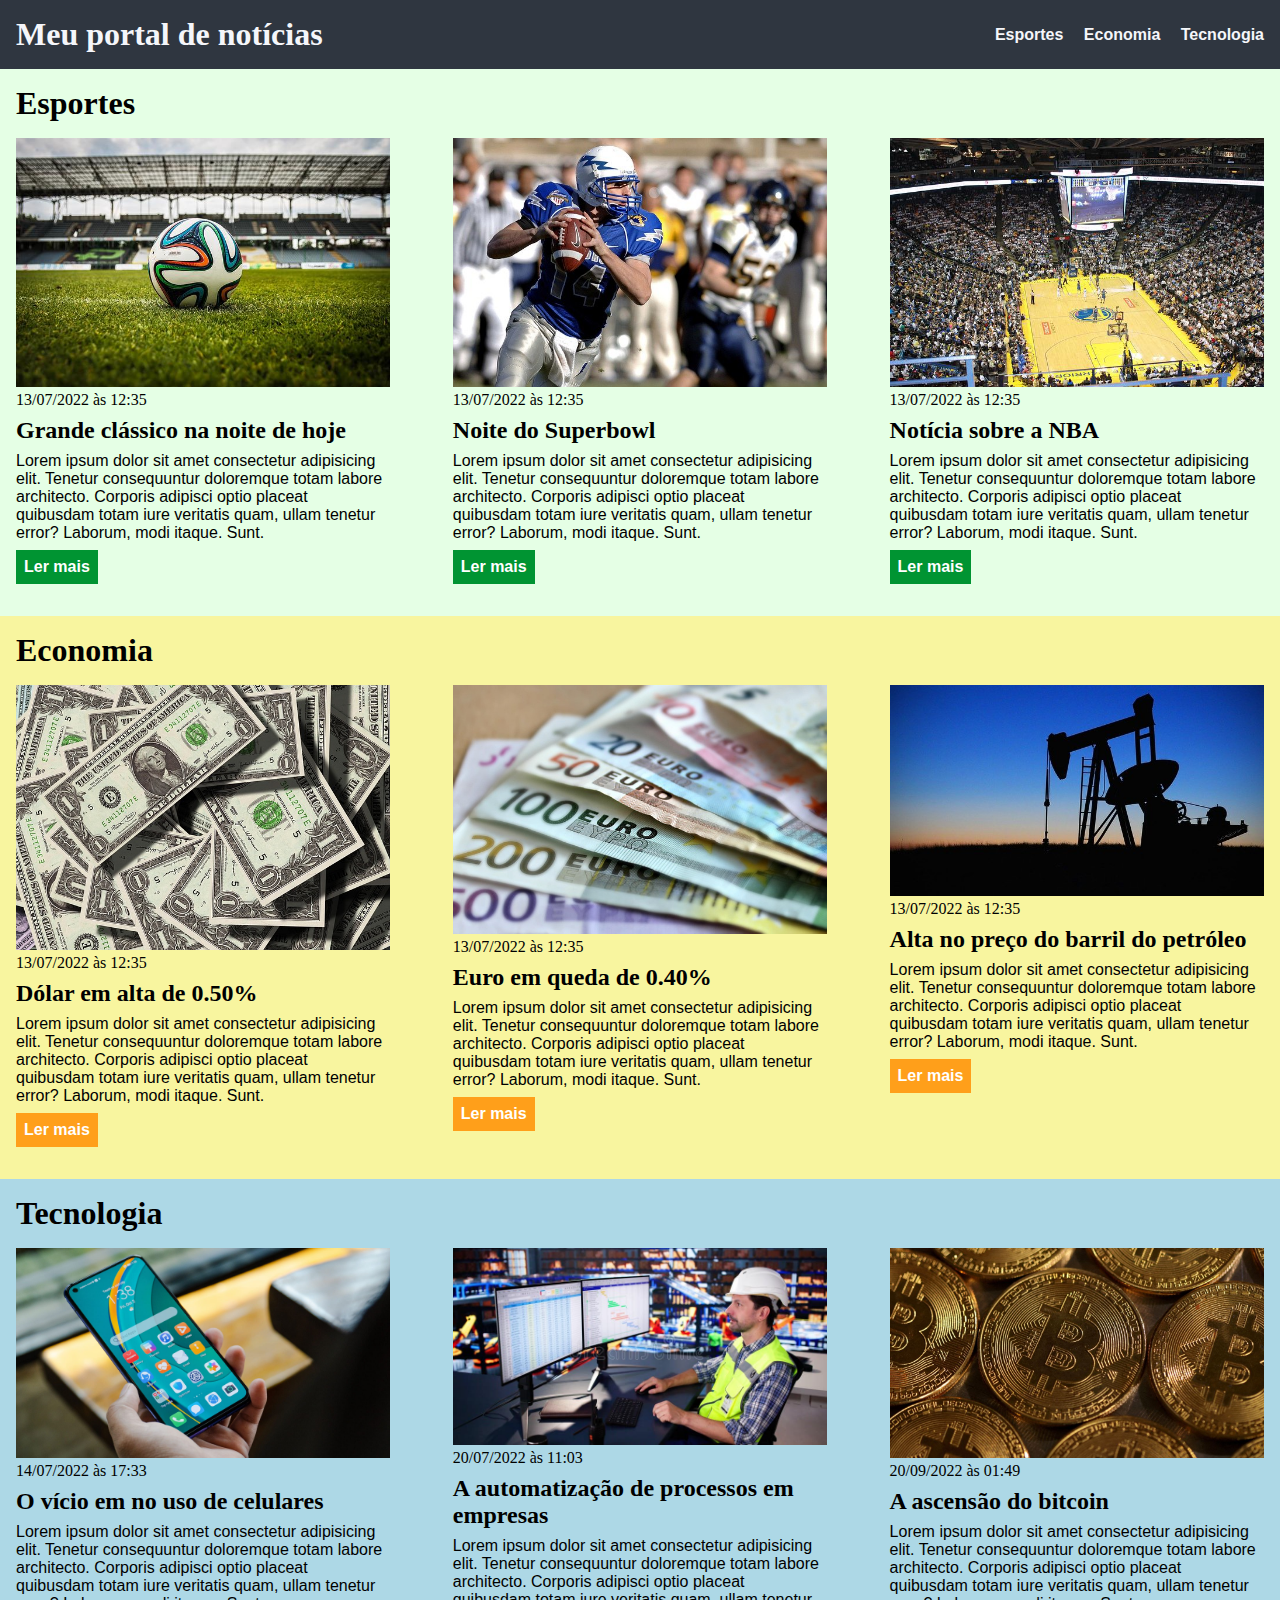
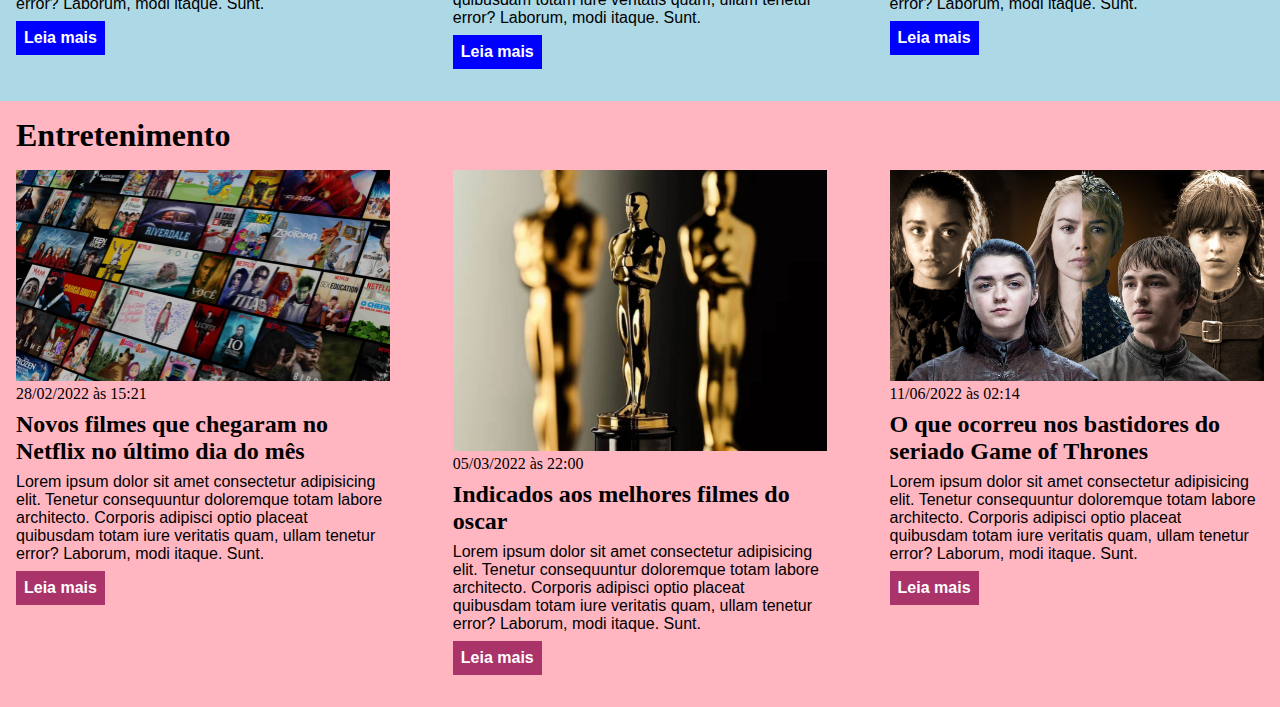
<file: css/index.html>
<!DOCTYPE html>
<html lang="pt-BR">
  <head>
      <meta charset="UTF-8">
      <meta http-equiv="X-UA-Compatible" content="IE=edge">
      <meta name="viewport" content="width=device-width, initial-scale=1.0">
      <title>Meu portal de notícias</title>
      <link rel="stylesheet" href="./main.css" />
  </head>
  <body>
    <header>
      <div class="container">
        <h1>Meu portal de notícias</h1>
        <nav>
          <ul>
            <li>
              <a href="#sports" title="Ir para a seção de esportes">Esportes</a>
            </li>
            <li>
              <a href="#economy" title="Ir para a seção de notícias">Economia</a>
            </li>
            <li>
              <a href="#technology" title="Ir para a seção de tecnologia">Tecnologia</a>
            </li>
            </li>
          </ul>
        </nav>
      </div>
    </header>
    <section id="sports">
      <div class="container"> 
        <h2>Esportes</h2>
        <div class="articles">
          <article>
            <img src="./imagens/futebol.jpg" alt="Bola de futebol no gramado" />
            <header>
              <time class="creation-date">13/07/2022 às 12:35</time>
            </header>
            <h3>Grande clássico na noite de hoje</h3>
            <p>
              Lorem ipsum dolor sit amet consectetur adipisicing elit. Tenetur consequuntur doloremque totam labore architecto. Corporis adipisci optio placeat quibusdam totam iure veritatis quam, ullam tenetur error? Laborum, modi itaque. Sunt.
            </p>
            <a href="#" title="Leia a notícia completa">Ler mais</a>
          </article>
          <article>
            <img src="./imagens/futebol-americano.jpg" alt="Jogador de futebol americano correndo com a bola na mão" />
            <header>
              <time>13/07/2022 às 12:35</time>
            </header>
            <h3>Noite do Superbowl</h3>
            <p>
              Lorem ipsum dolor sit amet consectetur adipisicing elit. Tenetur consequuntur doloremque totam labore architecto. Corporis adipisci optio placeat quibusdam totam iure veritatis quam, ullam tenetur error? Laborum, modi itaque. Sunt.
            </p>
            <a href="#" title="Leia a notícia completa">Ler mais</a>
          </article>
          <article>
            <img src="./imagens/basquete.jpg" title="Vista aérea de uma quadra de basquete" />
            <header>
              <time>13/07/2022 às 12:35</time>
            </header>
            <h3>Notícia sobre a NBA</h3>
            <p>
              Lorem ipsum dolor sit amet consectetur adipisicing elit. Tenetur consequuntur doloremque totam labore architecto. Corporis adipisci optio placeat quibusdam totam iure veritatis quam, ullam tenetur error? Laborum, modi itaque. Sunt.
            </p>
            <a href="#" title="Leia a notícia completa">Ler mais</a>
          </article>
        </div>   
      </div>
    </section>
      <section id="economy">
        <div class="container">
          <h2>Economia</h2>
          <div class="articles">
            <article>
              <img src="./imagens/dolares.jpg" alt="Muitos dólares" />
              <header>
                <time>13/07/2022 às 12:35</time>
              </header>
              <h3>Dólar em alta de 0.50%</h3>
              <p>
                Lorem ipsum dolor sit amet consectetur adipisicing elit. Tenetur consequuntur doloremque totam labore architecto. Corporis adipisci optio placeat quibusdam totam iure veritatis quam, ullam tenetur error? Laborum, modi itaque. Sunt.
              </p>
              <a href="#" title="Leia a notícia completa">Ler mais</a>
            </article>
            <article>
              <img src="./imagens/euro.jpg" alt="Várias notas de euro" />
              <header>
                <time>13/07/2022 às 12:35</time>
              </header>
              <h3>Euro em queda de 0.40%</h3>
              <p>
                Lorem ipsum dolor sit amet consectetur adipisicing elit. Tenetur consequuntur doloremque totam labore architecto. Corporis adipisci optio placeat quibusdam totam iure veritatis quam, ullam tenetur error? Laborum, modi itaque. Sunt.
              </p>
              <a href="#" title="Leia a notícia completa">Ler mais</a>
            </article>
            <article>
              <img src="./imagens/petroleo.jpg" alt="Extração de petróleo" />
              <header>
                <time>13/07/2022 às 12:35</time>
              </header>
              <h3>Alta no preço do barril do petróleo</h3>
              <p>
                Lorem ipsum dolor sit amet consectetur adipisicing elit. Tenetur consequuntur doloremque totam labore architecto. Corporis adipisci optio placeat quibusdam totam iure veritatis quam, ullam tenetur error? Laborum, modi itaque. Sunt.
              </p>
              <a href="#" title="Leia a notícia completa">Ler mais</a>
            </article>
          </div>
       </div>
      </section>
      <section id="technology">
			  <div class="container">
				  <h2>Tecnologia</h2>
          <div class="articles">
            <article>
              <img src="./imagens/smartphone.jpg" alt="Celular em uma mão" />
              <header>
                <time class="creation-date">14/07/2022 às 17:33</time>
              </header>
              <h3>O vício em no uso de celulares</h3>
              <p>
                Lorem ipsum dolor sit amet consectetur adipisicing elit. Tenetur consequuntur doloremque totam labore architecto. Corporis adipisci optio placeat quibusdam totam iure veritatis quam, ullam tenetur error? Laborum, modi itaque. Sunt.
              </p>
              <a href="#" title="Leia a notícia completa">Leia mais</a>
            </article>
            <article>
              <img src="./imagens/computer.jpg" alt="Homem utilizando um computador" />
              <header>
                <time class="creation-date">20/07/2022 às 11:03</time>
              </header>
              <h3>A automatização de processos em empresas</h3>
              <p>
                Lorem ipsum dolor sit amet consectetur adipisicing elit. Tenetur consequuntur doloremque totam labore architecto. Corporis adipisci optio placeat quibusdam totam iure veritatis quam, ullam tenetur error? Laborum, modi itaque. Sunt.
              </p>
              <a href="#" title="Leia a notícia completa">Leia mais</a>
            </article>
            <article>
              <img src="./imagens/bitcoin.jpg" alt="Moedas de bitcoin" />
              <header>
                <time class="creation-date">20/09/2022 às 01:49</time>
              </header>
              <h3>A ascensão do bitcoin</h3>
              <p>
                Lorem ipsum dolor sit amet consectetur adipisicing elit. Tenetur consequuntur doloremque totam labore architecto. Corporis adipisci optio placeat quibusdam totam iure veritatis quam, ullam tenetur error? Laborum, modi itaque. Sunt.
              </p>
              <a href="#" title="Leia a notícia completa">Leia mais</a>
            </article>
          </div>
        </div>
      </section>
      <section id="entertainment">
			  <div class="container">
				  <h2>Entretenimento</h2>
          <div class="articles">
            <article>
              <img src="./imagens/netflix.jpg" alt="Grade de filmes da Netflix" />
              <header>
                <time class="creation-date">28/02/2022 às 15:21</time>
              </header>
              <h3>Novos filmes que chegaram no Netflix no último dia do mês</h3>
              <p>
                Lorem ipsum dolor sit amet consectetur adipisicing elit. Tenetur consequuntur doloremque totam labore architecto. Corporis adipisci optio placeat quibusdam totam iure veritatis quam, ullam tenetur error? Laborum, modi itaque. Sunt.
              </p>
              <a href="#" title="Leia a notícia completa">Leia mais</a>
            </article>
            <article>
              <img src="./imagens/oscar.jpg" alt="Três estátuas do prêmio do oscar" />
              <header>
                <time class="creation-date">05/03/2022 às 22:00</time>
              </header>
              <h3>Indicados aos melhores filmes do oscar</h3>
              <p>
                Lorem ipsum dolor sit amet consectetur adipisicing elit. Tenetur consequuntur doloremque totam labore architecto. Corporis adipisci optio placeat quibusdam totam iure veritatis quam, ullam tenetur error? Laborum, modi itaque. Sunt.
              </p>
              <a href="#" title="Leia a notícia completa">Leia mais</a>
            </article>
            <article>
              <img src="./imagens/gameofthrones.jpg" alt="Elenco de Game of Thrones" />
              <header>
                <time class="creation-date">11/06/2022 às 02:14</time>
              </header>
              <h3>O que ocorreu nos bastidores do seriado Game of Thrones</h3>
              <p>
                Lorem ipsum dolor sit amet consectetur adipisicing elit. Tenetur consequuntur doloremque totam labore architecto. Corporis adipisci optio placeat quibusdam totam iure veritatis quam, ullam tenetur error? Laborum, modi itaque. Sunt.
              </p>
              <a href="#" title="Leia a notícia completa">Leia mais</a>
            </article>
          </div>
        </div>
      </section>
    </body>
</html>
</file>
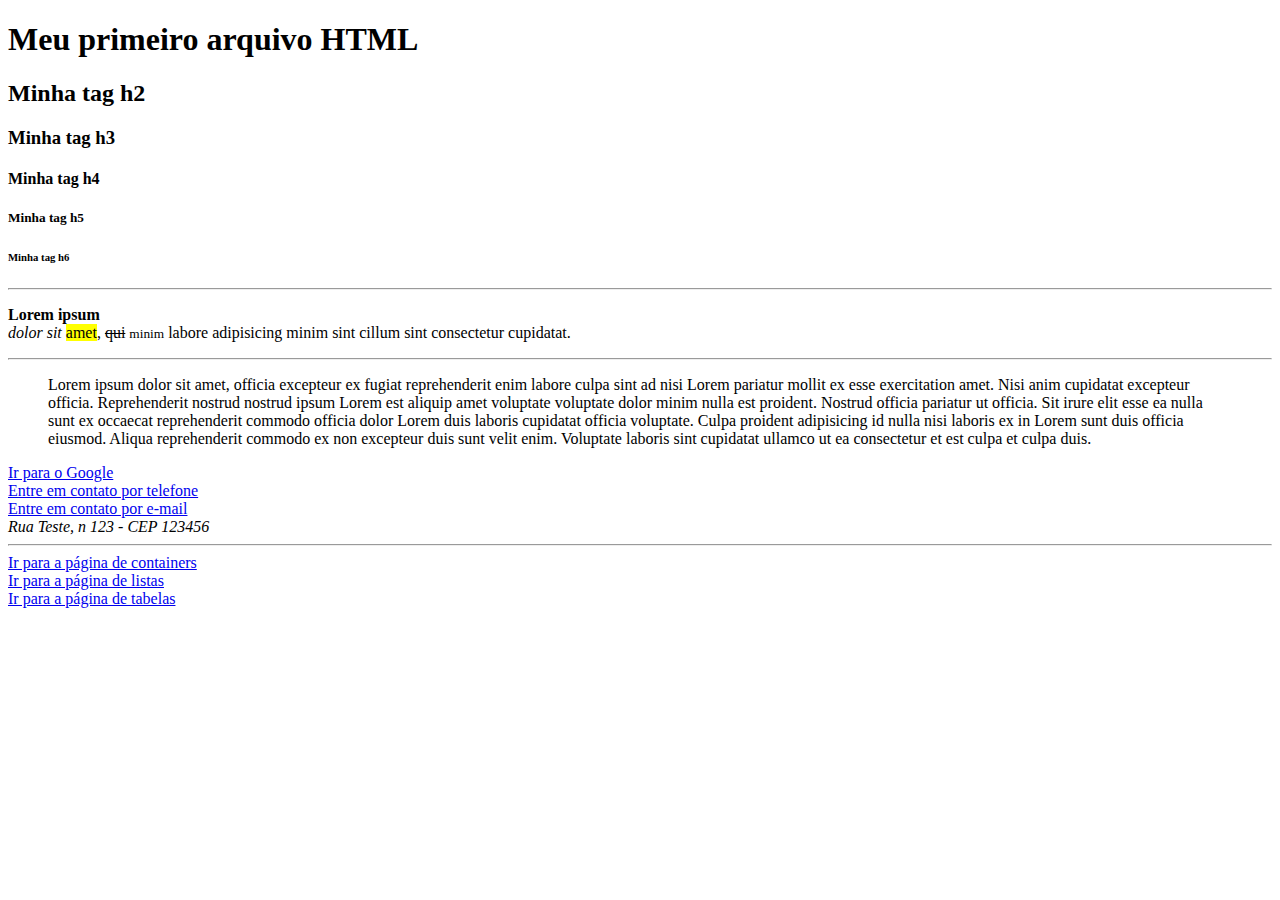
<file: html/index.html>
<!DOCTYPE html>
<html lang="en">
  <head>
    <meta charset="UTF-8">
    <meta name="viewport" content="width=device-width, initial-scale=1">
    <title>Meu primeiro HTML</title>
  </head>
  <body>
    <h1>Meu primeiro arquivo HTML</h1>
    <h2>Minha tag h2</h2>
    <h3>Minha tag h3</h3>
    <h4>Minha tag h4</h4>
    <h5>Minha tag h5</h5>
    <h6>Minha tag h6</h6>
    <hr />
    <p>
      <b>Lorem</b> <strong>ipsum</strong> <br /> <i>dolor</i> <em>sit</em> <mark>amet</mark>, <del>qui</del> <small>minim</small> <span>labore</span> adipisicing minim sint cillum sint consectetur cupidatat.
    </p>
    <hr />
    <blockquote>
      Lorem ipsum dolor sit amet, officia excepteur ex fugiat reprehenderit enim labore culpa sint ad nisi Lorem pariatur mollit ex esse exercitation amet. Nisi anim cupidatat excepteur officia. Reprehenderit nostrud nostrud ipsum Lorem est aliquip amet voluptate voluptate dolor minim nulla est proident. Nostrud officia pariatur ut officia. Sit irure elit esse ea nulla sunt ex occaecat reprehenderit commodo officia dolor Lorem duis laboris cupidatat officia voluptate. Culpa proident adipisicing id nulla nisi laboris ex in Lorem sunt duis officia eiusmod. Aliqua reprehenderit commodo ex non excepteur duis sunt velit enim. Voluptate laboris sint cupidatat ullamco ut ea consectetur et est culpa et culpa duis.
    </blockquote>
    <a href="https://google.com" title="Ir para o site Google">Ir para o Google</a> <br />
    <a href="tel:113333">Entre em contato por telefone</a> <br/>
    <a href="mailto:teste@teste.com">Entre em contato por e-mail</a>
    <address>Rua Teste, n 123 - CEP 123456</address>
    <hr />
    <a href="./containers.html">Ir para a página de containers</a> <br />
    <a href="./listas.html">Ir para a página de listas</a> <br />
    <a href="./tabelas.html">Ir para a página de tabelas</a>
 </body>
</html>
</file>
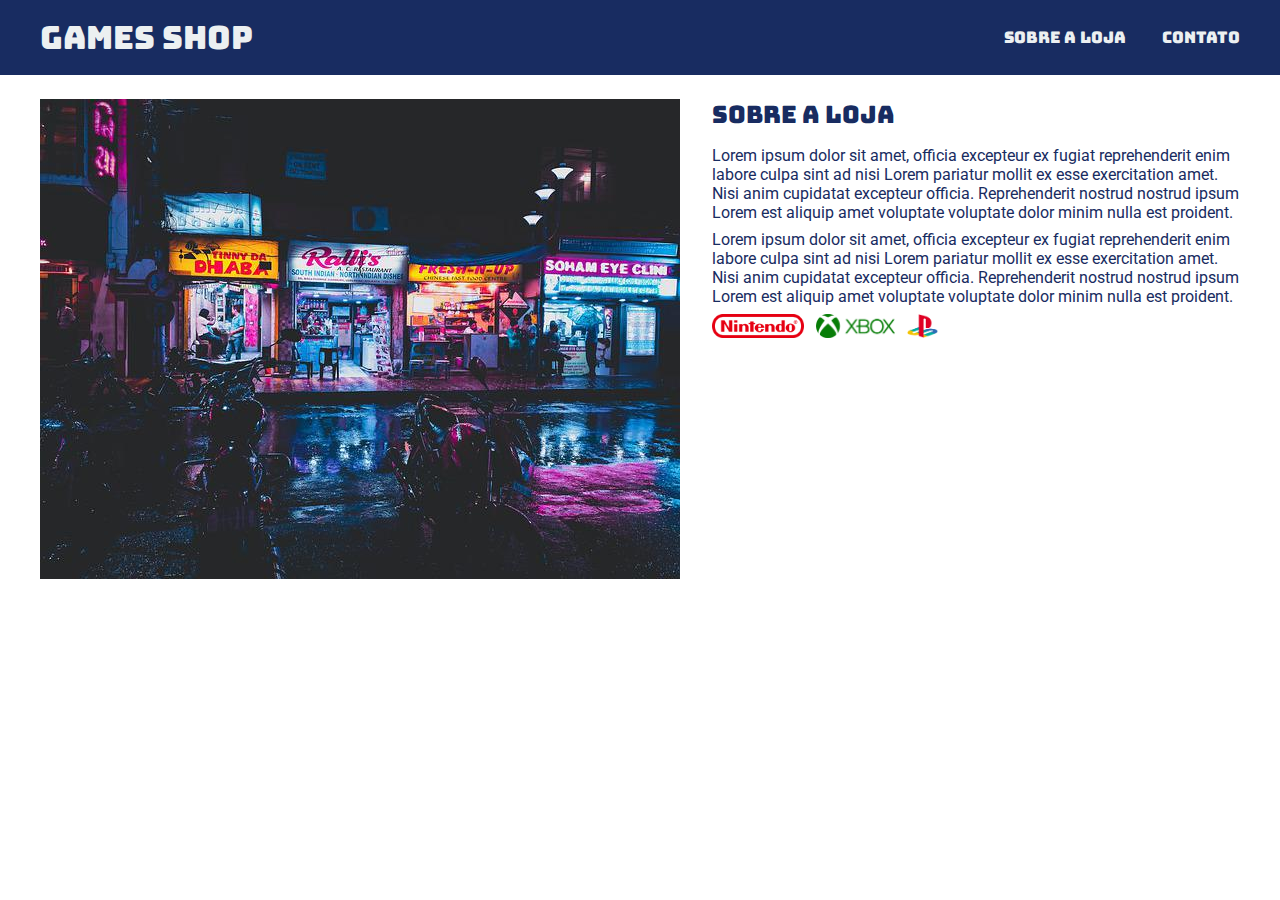
<file: projeto1/index.html>
<!-- Estrutura padrão do HTML -->
<!DOCTYPE html>
<!-- Define a linguagem do site em português brasileiro-->
<html lang="pt-br">
  <head>
    <meta charset="UTF-8">
    <meta name="viewport" content="width=device-width, initial-scale=1.0">
    <title>Games Shop - A sua loja de games</title>
    <link rel="stylesheet" href="./main.css"/>
    <!-- As três tags abaixo são links para fontes do google.-->
    <link rel="preconnect" href="https://fonts.googleapis.com">
    <link rel="preconnect" href="https://fonts.gstatic.com" crossorigin>
    <link href="https://fonts.googleapis.com/css2?family=Bungee&family=Roboto:ital,wght@0,100..900;1,100..900&display=swap" rel="stylesheet">
  </head>
  <body>
    <header>
      <div class="container">
        <!-- Título do site-->
        <h1>Games Shop</h1>
        <nav>
          <ul>
            <li>
              <!-- Link no cabeçalho para a seção "Sobre a loja" -->
              <a href="#">Sobre a loja</a>
            </li>
            <li>
              <!-- Link no cabeçalho para a seção "Contato" -->
              <a href="#">Contato</a>
            </li>
          </ul>
        </nav>
      </div>
    </header>
    <section>
      <div class="container">
        <!-- Insere uma imagem da loja no site. Acrescentei o id "storeFront" para estilizar somente ele no CSS. -->
        <img id="storeFront" src="./images/loja.jpg" alt="Fachada da loja Games Shop" />
        <div>
          <h2>Sobre a loja</h2>
          <p>
            Lorem ipsum dolor sit amet, officia excepteur ex fugiat reprehenderit enim labore culpa sint ad nisi Lorem pariatur mollit ex esse exercitation amet. Nisi anim cupidatat excepteur officia. Reprehenderit nostrud nostrud ipsum Lorem est aliquip amet voluptate voluptate dolor minim nulla est proident.
          </p>
          <p>
            Lorem ipsum dolor sit amet, officia excepteur ex fugiat reprehenderit enim labore culpa sint ad nisi Lorem pariatur mollit ex esse exercitation amet. Nisi anim cupidatat excepteur officia. Reprehenderit nostrud nostrud ipsum Lorem est aliquip amet voluptate voluptate dolor minim nulla est proident.
          </p>
          <!-- Imagens das empresas de consoles que a loja trabalha. -->
          <ul class="brands-list">
            <li><img src="./images/nintendo.png" alt="Nintendo" /></li>
            <li><img src="./images/xbox.png" alt="Xbox"</li>
            <li><img src="./images/playstation.png" alt="Playstation"</li>
          </ul>
        </div>
      </div>
    </section>
  </body>
</html>
</file>
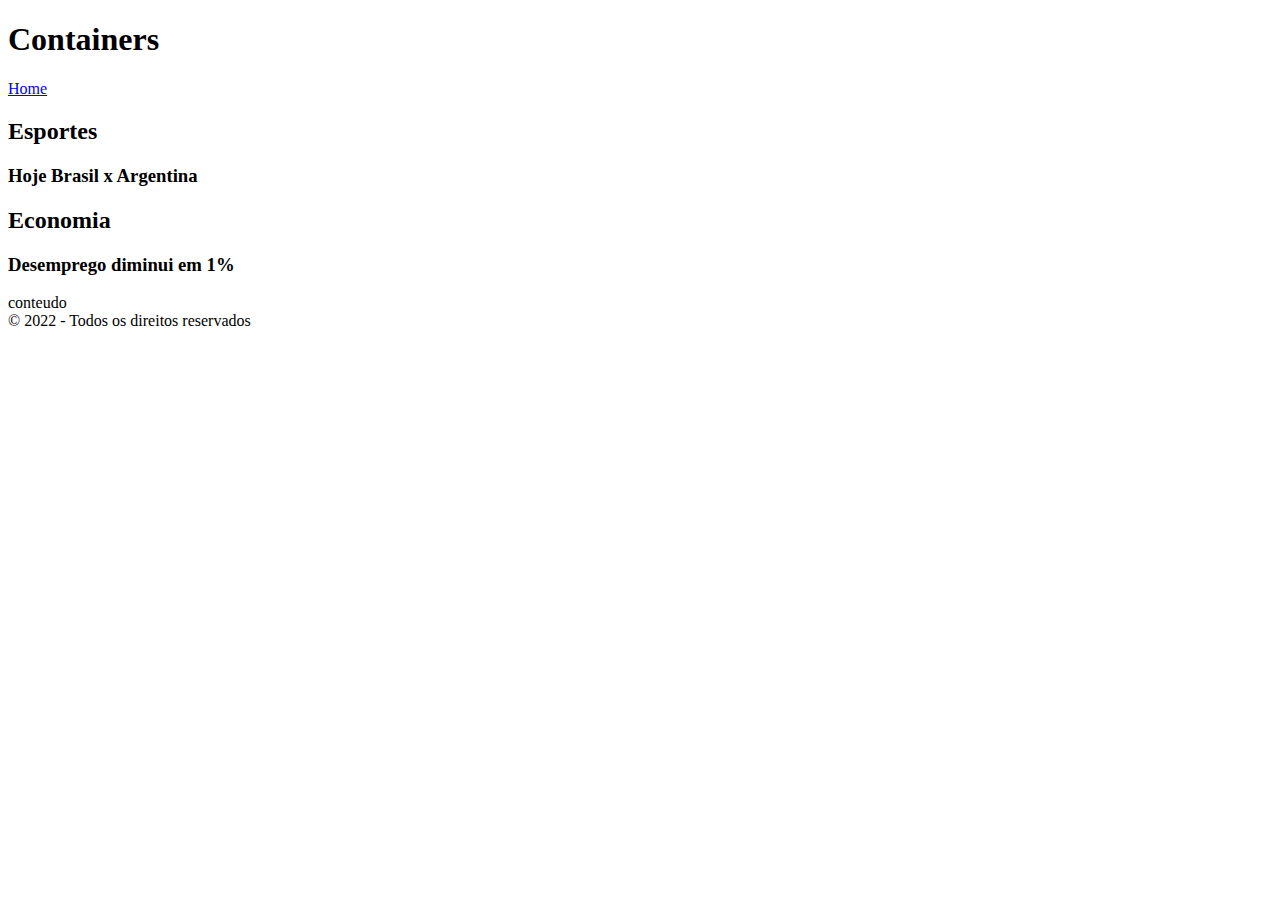
<file: html/containers.html>
<!DOCTYPE html>
<html lang="pt-br">
  <head>
    <meta charset="UTF-8">
    <meta name="viewport" content="width=device-width, initial-scale=1">
    <title>Containers HTML</title>
  </head>
  <body>
    <header>
      <h1>Containers</h1>
      <nav>
        <a href="./index.html">Home</a>
      </nav>
    </header>
    <main>
      <div>
        <section>
          <h2>Esportes</h2>
          <article>
            <h3>Hoje Brasil x Argentina</h3>
          </article>
        </section>
        <section>
          <h2>Economia</h2>
          <article>
            <h3>Desemprego diminui em 1%</h3>
          </article>
        </section>
      </div>
    </main>
    <aside>
      conteudo
    </aside>
    <footer>
      &copy; 2022 - Todos os direitos reservados
    </footer>
  </body>
</html>
</file>
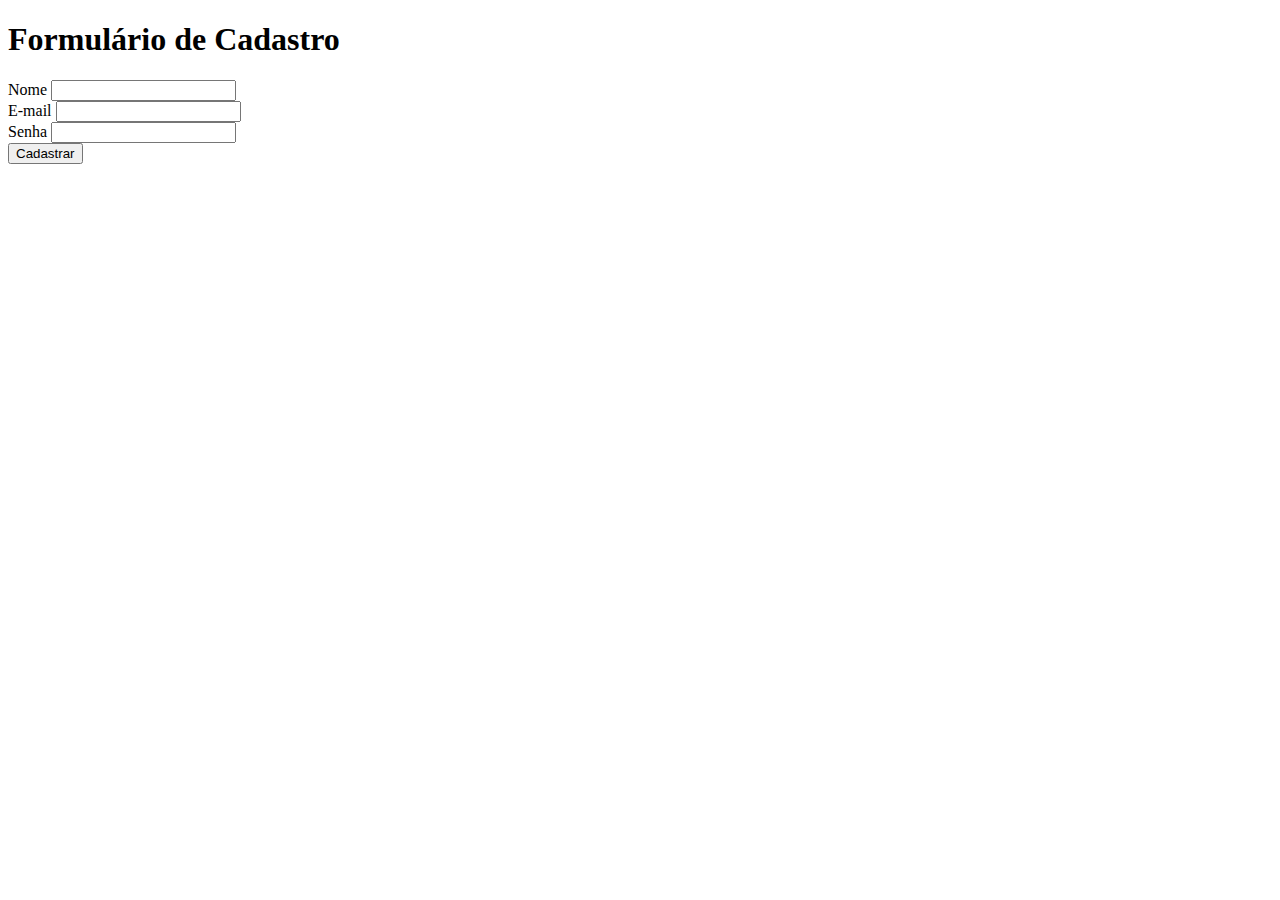
<file: html/formularioDeCadastro.html>
<!DOCTYPE html>
<html lang="pt-br">
    <head>
        <meta charset="UTF-8">
        <meta name="viewport" content="width=device-width, initial scale=1">
        <title>Formulário de Cadastro</title>
    </head>
    <body>
        
        <!--Criação do título do formulário-->
        <h1>Formulário de Cadastro</h1>

        <!--Tag para criar o formulário-->
        <form>
            <!--label e input para o campo "Nome"-->
            <label for="nome">Nome</label>
            <input id="nome" type="text"/> <br/>

            <!--label e input para o campo "E-mail"-->
            <label for="email">E-mail</label>
            <input id="email" type="email"/> <br />

            <!--label e input para o campo "Senha"-->
            <label for="senha">Senha</label>
            <input id="senha" type="password"/> <br />
            
            <!--Criação de um botão de ação para cadastrar-->
            <input type="submit" value="Cadastrar"/>
        </form>
    </body>
</html>
</file>
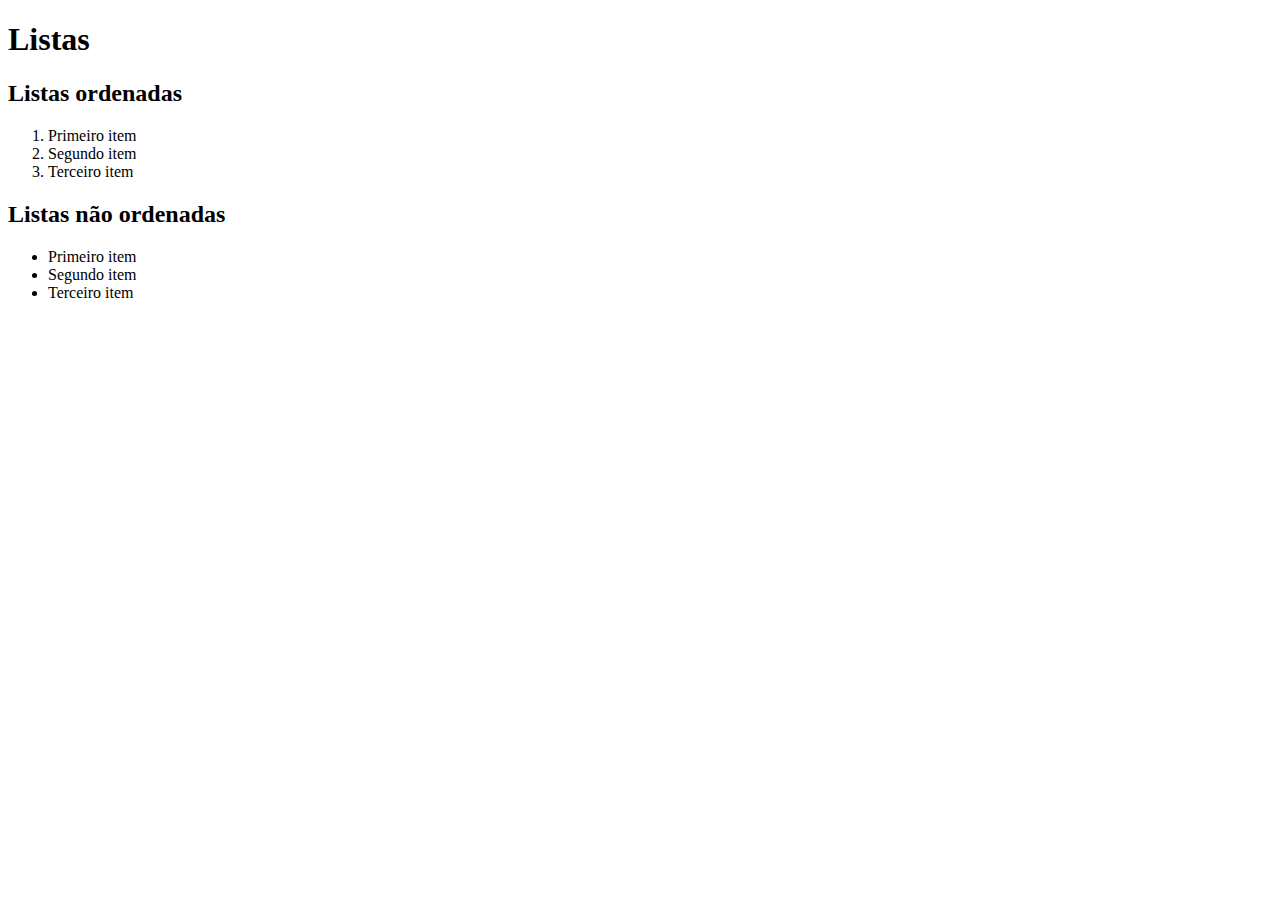
<file: html/listas.html>
<!DOCTYPE html>
<html lang="en">
  <head>
    <meta charset="UTF-8">
    <meta name="viewport" content="width=device-width, initial-scale=1">
    <title></title>
  </head>
  <body>
    <header>
    <h1>Listas</h1> 
    </header>
    <main>
      <section>
        <h2>Listas ordenadas</h2>
        <ol>
          <li>Primeiro item</li>
          <li>Segundo item</li>
          <li>Terceiro item</li>
        </ol>
      </section>
      <section>
        <h2>Listas não ordenadas</h2>
        <ul>
          <li>Primeiro item</li>
          <li>Segundo item</li>
          <li>Terceiro item</li>
        </ul>
      </section>
    </main>
  </body>
</html>
</file>
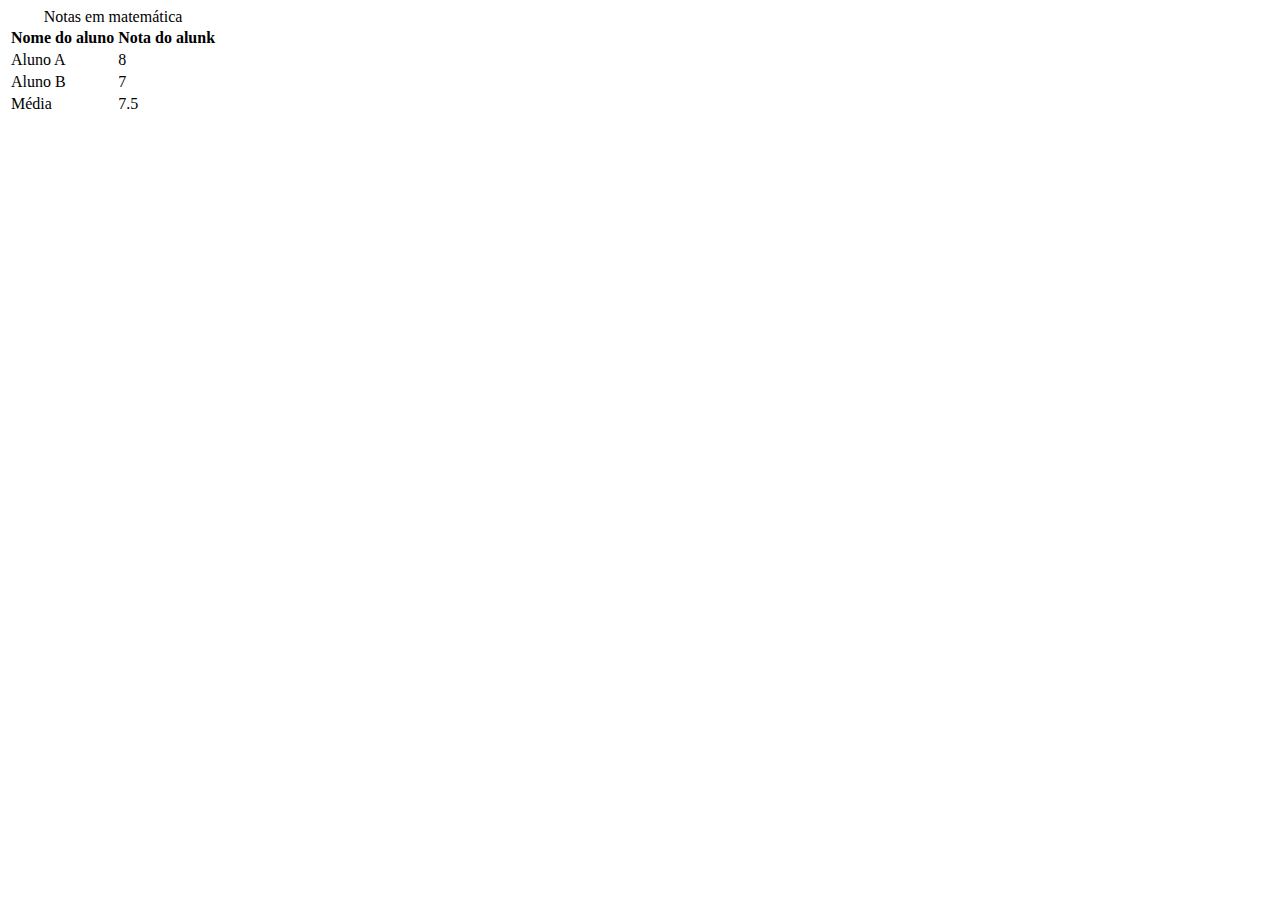
<file: html/tabelas.html>
<!DOCTYPE html>
<html lang="en">
  <head>
    <meta charset="UTF-8">
    <meta name="viewport" content="width=device-width, initial-scale=1">
    <title></title>
  </head>
  <body>
    <table>
      <caption>Notas em matemática</caption>
      <thead>
        <tr>
          <th>Nome do aluno</th>
          <th>Nota do alunk</th>
        </tr>
      </thead>
      <tbody>
        <tr>
          <td>Aluno A</td>
          <td>8</td>
        </tr>
        <tr>
          <td>Aluno B</td>
          <td>7</td>
        </tr>
      </tbody>
      <tfoot>
        <tr>
          <td>Média</td>
          <td>7.5</td>
        </tr>
      </tfoot>
    </table>
  </body>
</html>
</file>
<file: projeto1/main.css>
* {
  margin: 0;
  padding: 0;
  box-sizing: border-box;
}

/*
 Configura a fonte dos títulos h1 do header e dos títulos h2 do section em Bungee
*/
header,
section h2 {
  font-family: "Bungee", sans-serif;
}

/*
 Configura a fonte dos textos em body em Roboto
*/
body {
  font-family: "Roboto", sans-serif;
}

/*
  Adiciona 16 pixels de espaçamento interno no cabeçalho, troca a cor do fundo para azul e a cor dos textos para branco
*/
header {
  padding: 16px 0;
  background-color: #182C61;
  color: #ecf0f1;
}

/*
 Estiliza o peso da fonte dos títulos de h1 do header e h2 do section em "normal"
*/
header h1,
section h2 {
  font-weight: normal;
}
/*
  Alinha as seções uma ao lado da outra, adiciona uma margem na esquerda de 16 pixels e colocar a cor da fonte dos textos em branco.
*/
header nav li {
  display: inline;
  margin-left: 16px;
  color: #ecf0f1
  font-size: 18px;
}

/*
  Alinha as seções uma ao lado da outra, adiciona uma margem na esquerda de 16 pixels e colocar a cor da fonte dos textos em branco. É necessário repetir os mesmos atributos anteriores para a tag dos links.
*/
header nav li a {
  display: inline;
  margin-left: 16px;
  color: #ecf0f1;
  text-decoration: none;
}

/*
 Na classe .container, limita a largura máxima dos elementos em 1200 pixels, informa para usar a largura em 100% e a margem das laterais em automático.
*/
.container {
  max-width: 1200px;
  width: 100%;
  margin: 0 auto;
}

/*
  Na classe .container, apenas do header e no section, define o display como flexível, alinha os itens ao centro e deixar eles com um espaço entre ambos.
*/
header .container,
section .container {
  display: flex;
  align-items: center;
  justify-content: space-between;
}

/*
 Na classe .brands-list, limita o tamanho das imagens a 24 pixels.
*/
.brands-list img {
  height: 24px;
}

/*
 Na classe brands-list, posiciona os elementos da lista ordenada um ao lado do outro (inline).
*/
.brands-list li {
  display: inline;
  margin-right: 8px;
}

/*
  Alinha os elementos da classe container, da section, de modo flexível ao começo do container.
*/
section .container {
  align-items: flex-start;
}

/*
  Adiciona um espaçamento interno de 24 px nos lados superiores e inferiores e estiliza a fonte dos textos na cor azul.
*/
section {
  padding: 24px 0;
  color: #182C61
}

/*
  Insere uma margem inferior no título h2 da section
*/
section h2 {
  margin-bottom: 16px;
}

/*
  Insere uma margem inferior nos parágrafos (tag p)
*/
section p {
  margin-bottom: 8px;
}

/*
  Insere uma margem na direita da imagem com o id "storeFront"
*/
#storeFront {
  margin-right: 32px;
}
</file>
<file: css/main.css>
/* 
  RESET GLOBAL
  Ajusta a box-sizing e remove as margens e paddings padrões
*/
* {
  box-sizing: border-box;
  margin: 0;
  padding: 0;
}

/*
  HEADER
  A .container dentro do header usa Flexbox para alinhar os itens (título e menu) na horizontal
*/
header .container {
  display: flex;
  align-items: center;
  justify-content: space-between;
} 

/*
  Define a cor de fundo e cor de texto para o header.
  Padding vertical de 16px.
*/
body > header {
  background-color: #2f3640;
  padding: 16px 0;
  color: #f5f6fa;
}

/*
  MENU / LISTA
  Deixa itens inline e estiliza fonte e peso.
*/
header li {
  display: inline;
  font-family: Arial, Helvetica, sans-serif;
  font-weight: bold;
  margin-left: 16px;
}

/*
  Links do menu
  Cor branca e remoção do sublinhado
*/
header li a {
  color: #f5f6fa;
  text-decoration: none;

}

/*
  .container GERAL
  Limita a largura máxima em 1366px e adiciona um padding lateral para dar espaço nas bordas.
*/
.container {
  max-width: 1366px;
  margin: 0 auto;
  padding: 0 16px;
}

/*
  SEÇÃO DE ARTIGOS
  Exibe artigos em Flexbox, permite quebra de linha e justifica espaçamento
*/
.articles {
  display: flex;
  flex-wrap: wrap;
  justify-content: space-between;
}

/*
  As imagens dos artigos ocupam 100% da largura do container do article
*/
.articles article img {
  width: 100%;
}

/*
  Cada article ocupa 30% da área, ideal para 3 colunas
*/
.articles article {
  width: 30%;
}

/*
  Ajuste de padding para seções gerais
*/
section {
  padding: 16px 0;
}

/*
  Margem inferior para o título (h2) e cada article
*/
section h2, .articles article {
  margin-bottom: 16px;
}

/* 
  Ajuste específico para o subtítulo h3 dentro do article
*/
.articles article h3 {
  margin-top: 8px;
  margin-bottom: 8px;
}

/* 
  Estilo do link do article (como um botão)
*/
.articles article a {
  background-color: blue;
  color: #fff;
  padding: 8px;
  display: inline-block;
  text-decoration: none;
  font-weight: bold;
  margin-top: 8px;
}

/* 
  Hover no link, sublinha ao passar o mouse 
*/
.articles article a:hover {
  text-decoration: underline;
}

/*
   Define a mesma fonte para <p> e <a> dentro de cada article
*/
.articles article p, .articles article a {
  font-family: Arial, Helveticaa sans-serif;
}

/* 
  Tamanho da fonte do h3 dentro do article
*/
.articles article h3 {
  font-size: 24px;
}

/* 
  Tamanho da fonte do h2 nas sections
*/
section h2 {
  font-size: 32px;
}

/* 
  SEÇÃO #sports (Esportes)
  Fundo verde claro e links em verde escuro
*/
#sports {
  background-color: rgba(0, 255, 0, 0.1);
}

#sports .articles article a {
  background-color: #009432;
}

/* 
  SEÇÃO #economy (Economia)
  Fundo amarelo claro e botões laranja
*/
#economy {
  background-color: #f8f59f;
}

#economy .articles article a {
  background-color: #ff9f1a;
}

/* 
  SEÇÃO #technology (Tecnologia)
  Fundo azul claro e botões azuis
*/
#technology {
  background-color: #ADD8E6;
}

#technology .articles a {
  background-color: #0000ff;
}

/*
  SEÇÃO #entertainment (Entretenimento)
  Fundo rosa claro e botões violeta
*/
#entertainment {
  background-color: rgb(255, 182, 193);
}

#entertainment .articles a {
  background-color: rgb(170, 51, 106);
}
</file>
